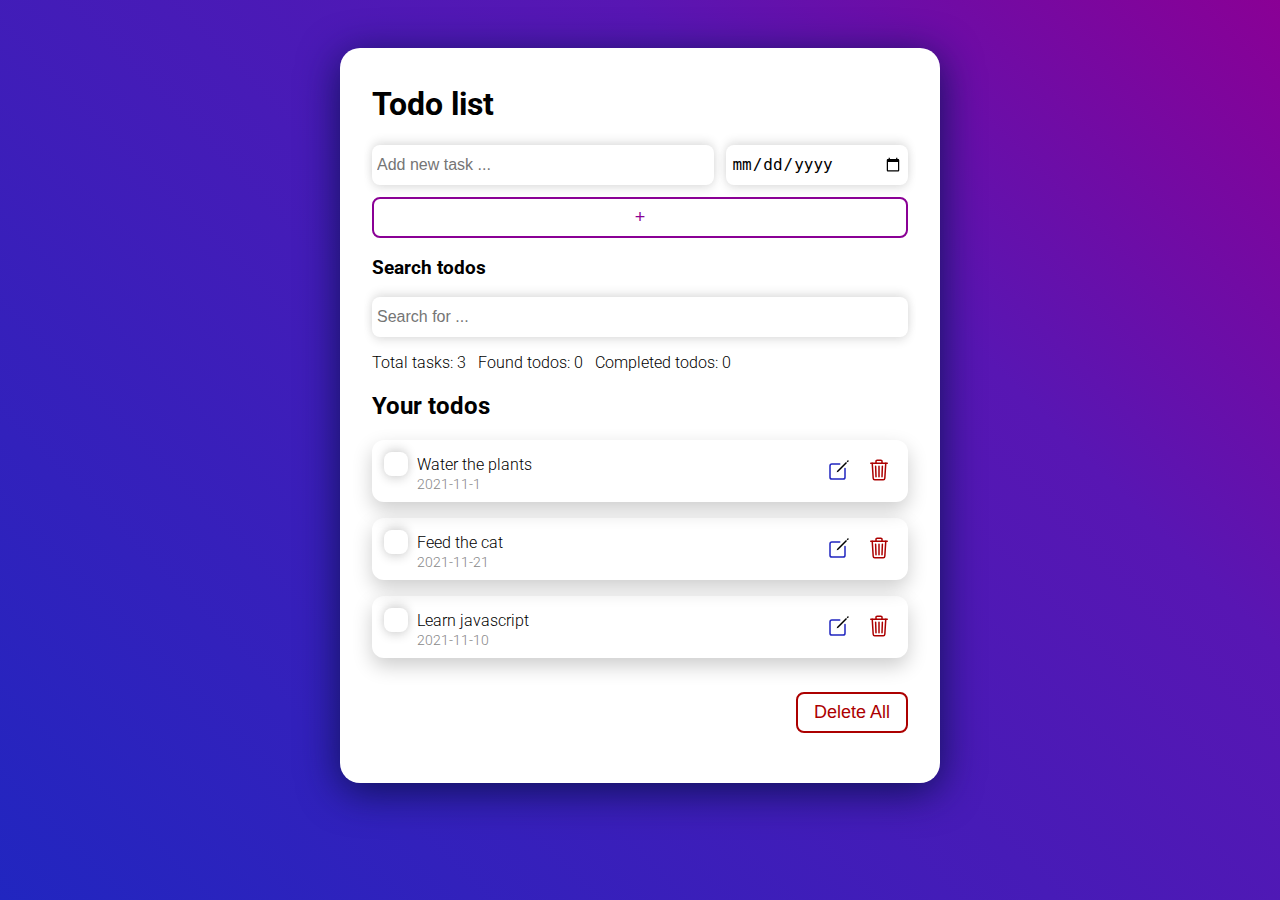
<file: index.html>
<!DOCTYPE html>
<html lang="en">
<head>
    <meta charset="UTF-8">
    <meta http-equiv="X-UA-Compatible" content="IE=edge">
    <meta name="viewport" content="width=device-width, initial-scale=1.0">
    <link rel="stylesheet" href="todoApp.css">
    <title>Todo App</title>
</head>
<body>
    <div class ="wrapper">
    <header>
        <div id="page-banner">
        <h1 class="title"> Todo list </h1>   
    </header>

        <div id = "todo-list"></div>
        <form id = "todo-uinput">
            <input id="todo-text" class="todoinput text" type="text" name=""  required minlength="6" onfocus="this.placeholder = ''" onblur="this.placeholder = 'Add new task ...'" placeholder="Add new task ...">
            <input type="date" id= "todo-date" name="date">
            <button id = "todo-add">+</button>
        </form>
        <h3>Search todos</h3>
        <input type="text" name="" id="filterbytext" class="todoinput filter" onfocus="this.placeholder = ''" onblur="this.placeholder = 'Search for ...'" placeholder="Search for ...">
        <p class="filterresults">Total tasks: <span id="total"></span> Found todos: <span id="match"></span> Completed todos: <span id="completed"></span></p>
        <h2>Your todos</h2>
        <ul id="todo-list">
            <li class="todo-item">Go to field</li>
            <span class="todo-status" >Pending</span>
            <button class="todo-del">X</button> <button class="todo-edit">Edit</button>
        </ul>

        <button id = "todo-delall">Delete All</button>
    </div>

</body>

<script src="main.js"></script>
</html>
</file>
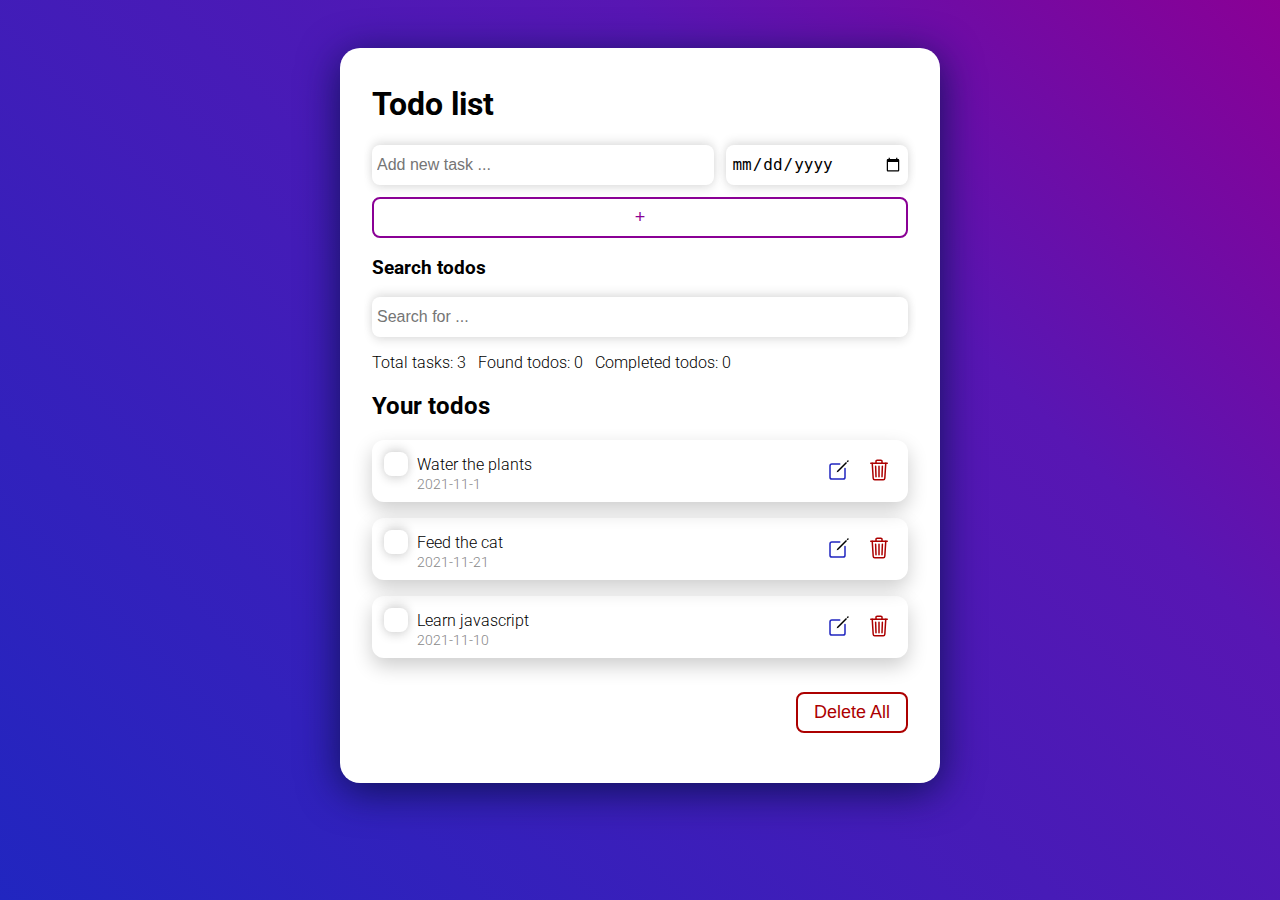
<file: todoApp.html>
<!DOCTYPE html>
<html lang="en">
<head>
    <meta charset="UTF-8">
    <meta http-equiv="X-UA-Compatible" content="IE=edge">
    <meta name="viewport" content="width=device-width, initial-scale=1.0">
    <link rel="stylesheet" href="todoApp.css">
    <title>Todo App</title>
</head>
<body>
    <div class ="wrapper">
    <header>
        <div id="page-banner">
        <h1 class="title"> Todo list </h1>   
    </header>

        <div id = "todo-list"></div>
        <form id = "todo-uinput">
            <input id="todo-text" class="todoinput text" type="text" name=""  required minlength="6" onfocus="this.placeholder = ''" onblur="this.placeholder = 'Add new task ...'" placeholder="Add new task ...">
            <input type="date" id= "todo-date" name="date">
            <button id = "todo-add">+</button>
        </form>
        <h3>Search todos</h3>
        <input type="text" name="" id="filterbytext" class="todoinput filter" onfocus="this.placeholder = ''" onblur="this.placeholder = 'Search for ...'" placeholder="Search for ...">
        <p class="filterresults">Total tasks: <span id="total"></span> Found todos: <span id="match"></span> Completed todos: <span id="completed"></span></p>
        <h2>Your todos</h2>

        <ul id="todo-list">
            <li class="todo-item">Go to field</li>
            <span class="todo-status" >Pending</span>
            <button class="todo-del">X</button> <button class="todo-edit">Edit</button>
        </ul>

        <button id = "todo-delall">Delete All</button>
    </div>

</body>

<script src="main.js"></script>
</html>
</file>
<file: todoApp.css>
@import url('https://fonts.googleapis.com/css2?family=Roboto:wght@100;300;500&display=swap');
:root {
    --primary: #8A0095;
    --secondary: #2126C0;
    --completed: #57A141;
    --completed2: #7478E7;
}
body {
    display:flex;
    justify-content: center;
    background: linear-gradient(45deg, var(--secondary) 0%, rgba(88,22,179,1) 70%, rgba(138,0,149,1) 100%);
    background-size: cover;
    font-family: 'Roboto', sans-serif;
    font-weight:300;
    padding: 0;
    margin: 0;
    min-height:100vh;
}
.wrapper {
    background-color: white;
    margin: 0 1em;
    padding: 1em 2em 2em;
    border-radius: 20px;
    box-shadow: 0 8px 40px #0f1257;
    box-sizing: border-box;
    max-width: 600px;
    width: calc(100% - 20px);
    height:50%;
    margin: 3em auto;
}
form{
    display: flex;
    gap: 12px;
    flex-wrap:wrap;
    justify-content:space-between;
}
input.todoinput,
input[type="date"]
 {
    box-shadow: 0 4px 10px rgba(0,0,0,0.1), 0 -4px 10px rgba(0,0,0,0.1);
    border: 1px transparent solid;
    border-radius: 8px;
    box-sizing: border-box;
    font-size: 16px;
    padding: 4px;
    height: 40px;
}
input.todoinput.text,
input[type="date"] {
    flex-basis:100%;
}

.filterresults {
    display:flex;
    justify-content: flex-start;
}
.filterresults > span {
    padding-left:4px;
    padding-right:12px;
}
input#filterbytext {
    width: 100%;
}
ul {
    list-style:none;
    padding-left:0;
}
li[class^="todo"] {
    display: flex;
    justify-content: flex-end;
    align-items: flex-start;
    column-gap: 6px;
    margin: 1em 0;
    padding: 12px;
    box-shadow: 0 8px 20px rgba(0,0,0,0.2);
    border-radius: 12px;
    box-sizing: border-box;
    flex-wrap: wrap;
    transition: all 300ms ease-in-out;
}
li[class^="todo"]:hover {
    box-shadow: 0 8px 20px rgba(0,0,0,0.4);
}
.todotext {
    flex: 1 0 60%;
    border:1px solid transparent;
    border-radius: 4px;
    display:block;
    margin-top: -6px;
    padding: 4px 2px;
    transition:width 1s ease-in-out;
}
.todotext::before{
    content:'';
    display:block;
    width: 0;
    height: 2px;
    position: relative;
    border-bottom: 2px solid transparent;
    top: 11px;
    transition:all 1s ease-in-out; 
}
.todotext.todo--done {
   color: #bbb;
   margin-right: 8px;   
   transition:width 1s ease-in-out;
}
.todotext.todo--done::before{
    border-bottom: 2px solid var(--secondary);
    width: 100%;
    animation-fill-mode: forwards; 
}
.todotext.edit {
    border: 1px #aaa solid;
}
span.todo--date {
    font-size: 14px;
    color: #888;
}
button, 
.todo-status {
    border:1px solid transparent;
    border-radius: 8px;
    padding:4px 8px;
    margin: 0;
    transition: all 300ms ease-in-out;
}
button[class^="todo-"],
.todo-status {
    font-size: 14px;
    padding:0;
    flex-basis: 32px;
    justify-items: flex-end;
}
.todo-status.complete {
    color:var(--completed2);
}
@keyframes stroke {
    from {width:0}
    to {width:100%}
}
.check {
    background-color:transparent;
    color: transparent;
    width: 24px;
    height:24px;
    border-radius: 8px;
    box-shadow: 0 4px 10px rgba(0,0,0,0.125), 0 -4px 10px rgba(0,0,0,0.125);
    display: flex;
    justify-content: center;
    align-items: center;
    transition: all 500ms ease-in-out;
}
.check.complete {
    background-color:var(--secondary);
}
button:hover,
.check {
    cursor: pointer;
}
.check:hover {
    transform:translateY(-2px)
}
.check::before {
    content: '';
    background-color: transparent;
    position: relative;
    top:0;
    width: 100%;
    height: auto;
    opacity: 0;
    visibility: hidden;
    display: block;
    border-radius: 8px;
    padding-top: 0;
    transform:translateY(100%);
    transition: all 250ms ease-in-out;
}
.check:hover::before {
    background-color: var(--secondary);
    opacity: 1;
    visibility: visible;
    display: block;
    padding-top: 100%;
    transform:translateY(0)
}
.check.complete::before {
    content: '';
    background-color: transparent;
    position: relative;
    bottom:0;
    width: 100%;
    height: auto;
    opacity: 0;
    visibility: hidden;
    display: block;
    border-radius: 8px;
    padding-top: 0;
    transform:translateY(-100%);
    transition: all 250ms ease-in-out;
}
.check.complete:hover::before {
    background-color: var(--completed2);
    opacity: 1;
    visibility: visible;
    display: block;
    padding-top: 100%;
    transform:translateY(0)
}
button.todo-edit,
button.todo-save,
button.todo-del {  
    padding: 3px 4px;
    transition: all 350ms ease-in-out;
}
button.todo-edit {
    background-color:transparent;
    color:var(--secondary);
}
button.todo-edit:hover {
    background-color:var(--secondary);
    color:white;
    fill:white;
}

button.todo-del {
    background-color: transparent; 
    color: #AC0000;
    background-repeat: no-repeat;
}
button.todo-del:hover {
    background-color:#AC0000;
    color:white;
}
button.todo-edit, 
button.todo-del {
    margin-top:5px;
}

button.todo-edit svg,
button.todo-del svg {
    width:24px;
}
button#todo-add {
    background-color: white;
    border: 2px solid #8A0095;
    color:#8A0095;
    font-size: 18px;
    padding: 8px 16px;
    transition: all 300ms ease-in-out;
    margin: 0;
    flex-basis:100%;
}
button#todo-add:hover {
    background-color: rgba(138,0,149,1);
    color:white;
}
button#todo-delall {
    color: #AC0000;
    background-color:white;
    font-size: 18px;;
    border: 2px solid #AC0000;
    margin: 1em 0;
    padding: 8px 16px;
    float:right;
}
button#todo-delall:hover {
    background-color: #AC0000;
    color:white;
}
@media (min-width:768px) {
    input.todoinput.text {
        flex-basis:calc(65% - 6px)
    }
    input[type="date"] {
        flex-basis:calc(35% - 6px);
    }
    li[class^="todo"] {
        padding-bottom:4px;
    }
    .todotext {
        flex: 1 0 50%;
    }
    button.todo-edit, button.todo-del {
        margin-top: 2px;
    }
    button[class^="todo-"],
    .todo-status {
    flex-basis: 5%;
}
}
</file>
